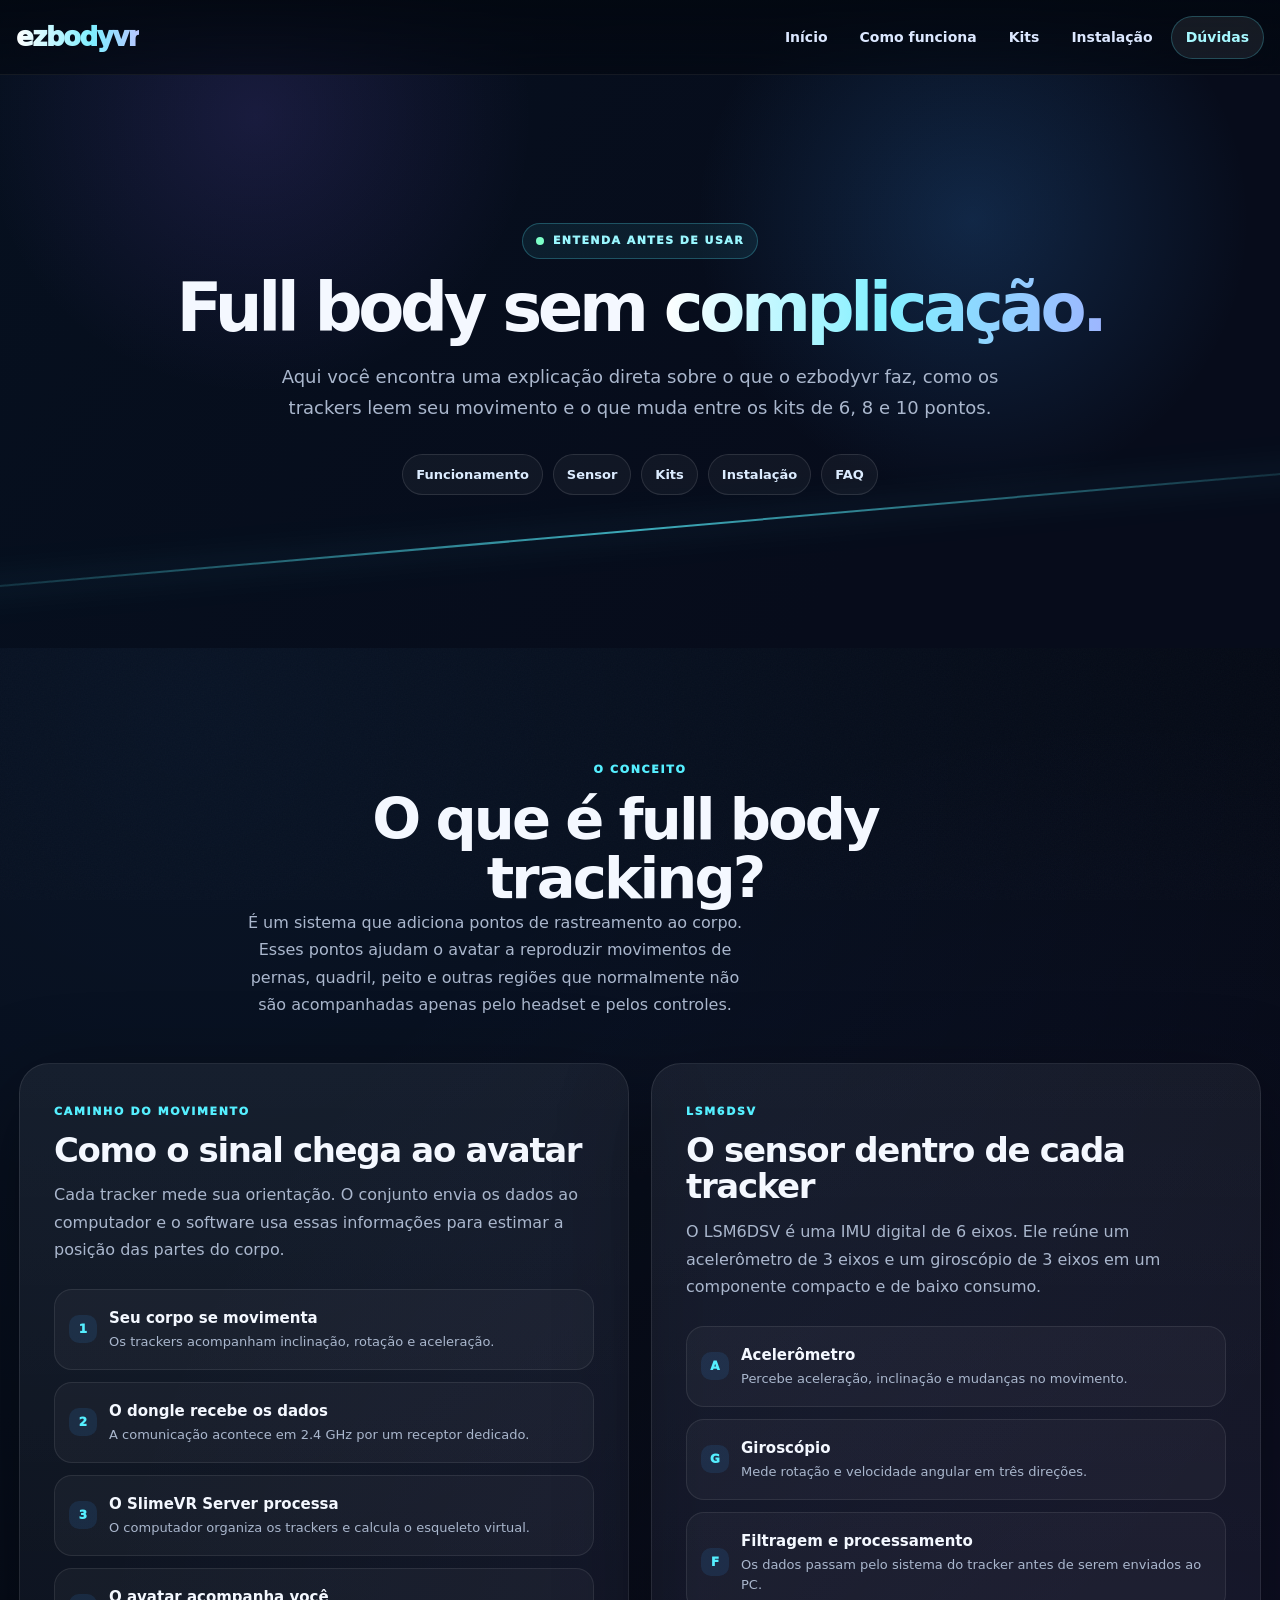
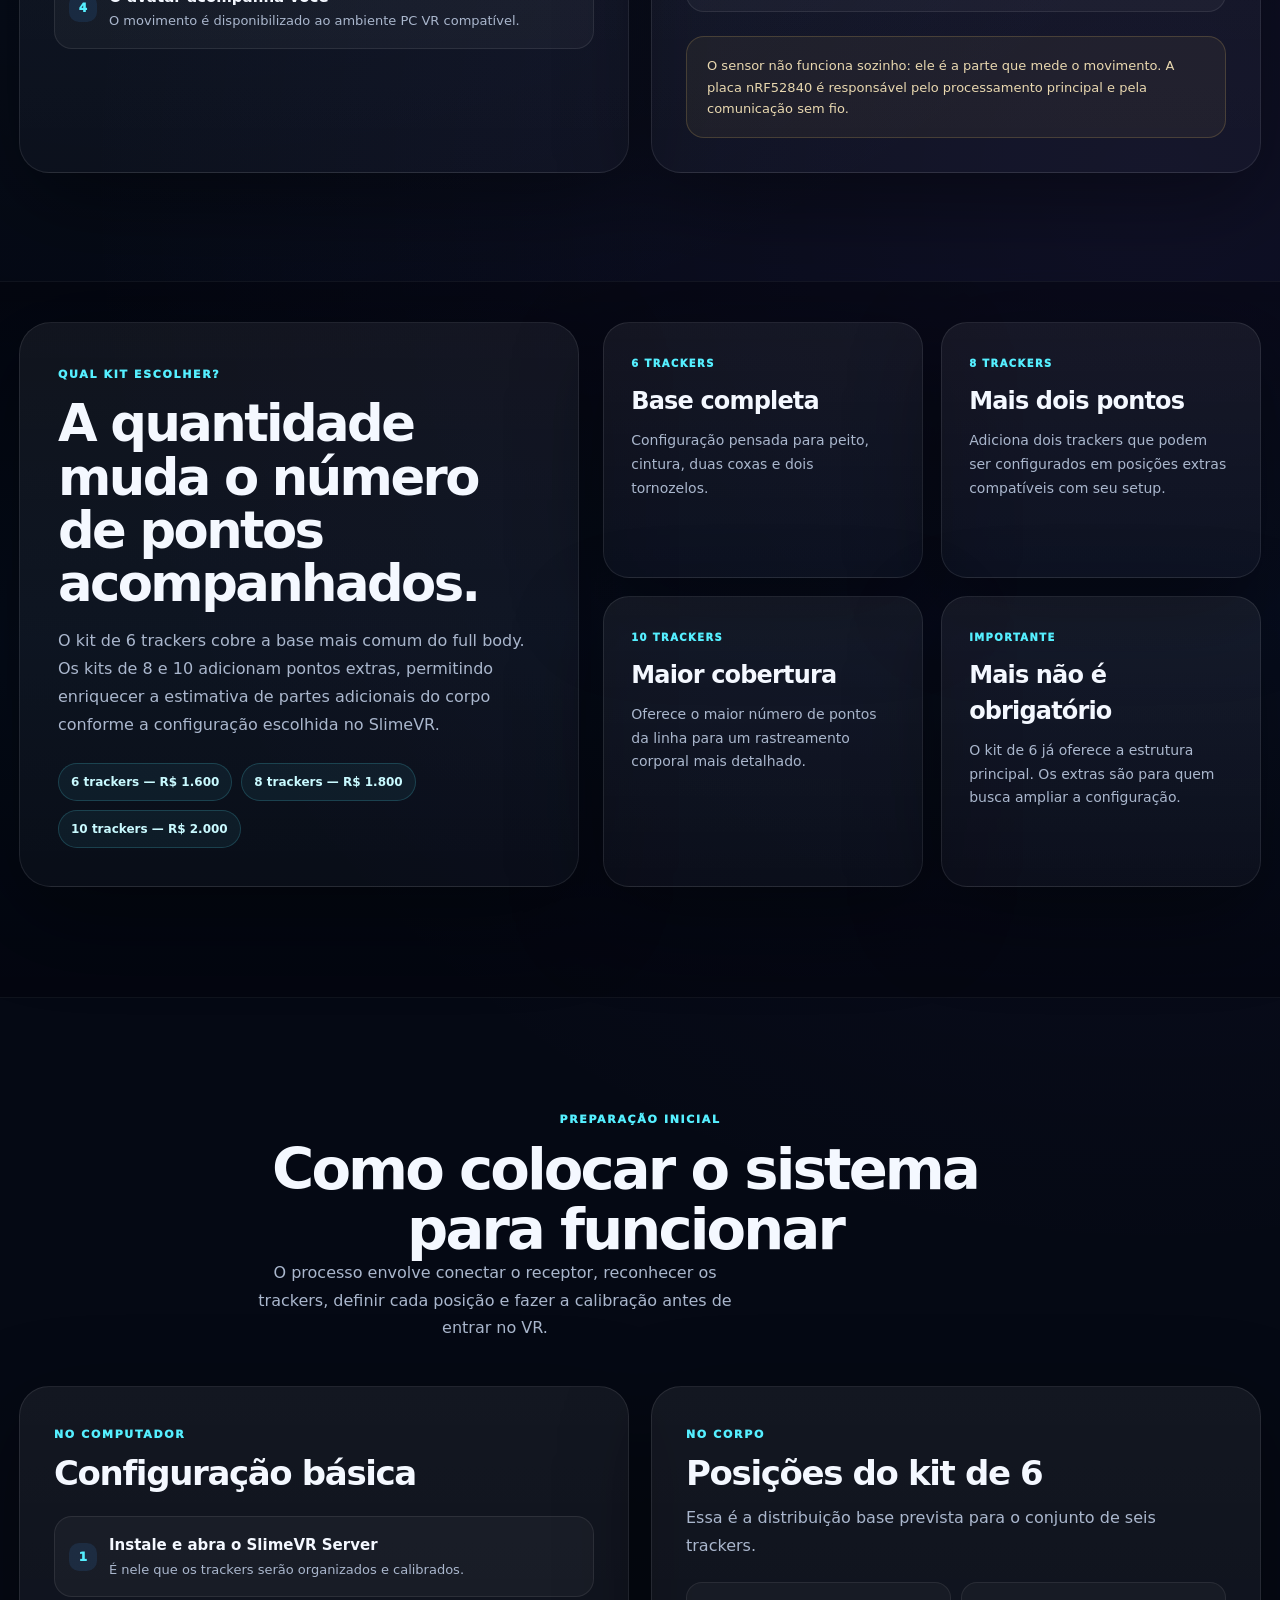
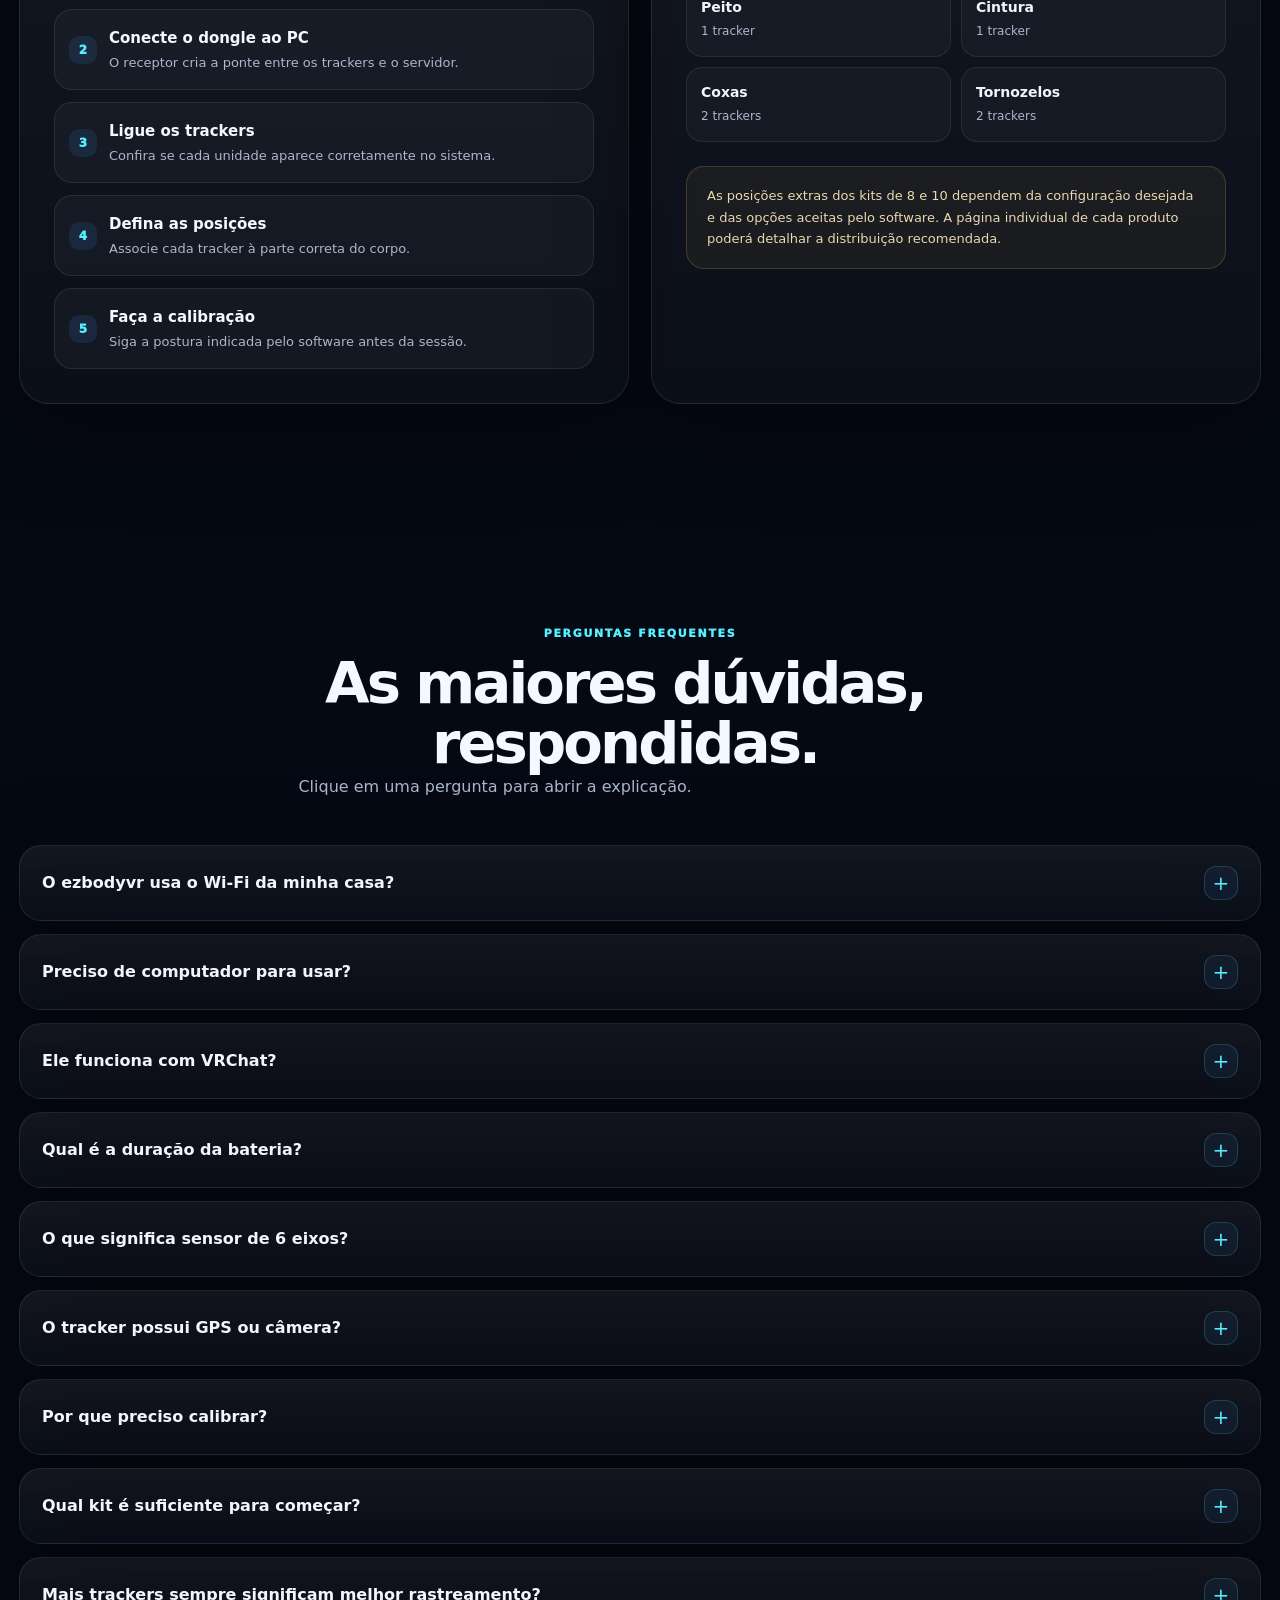
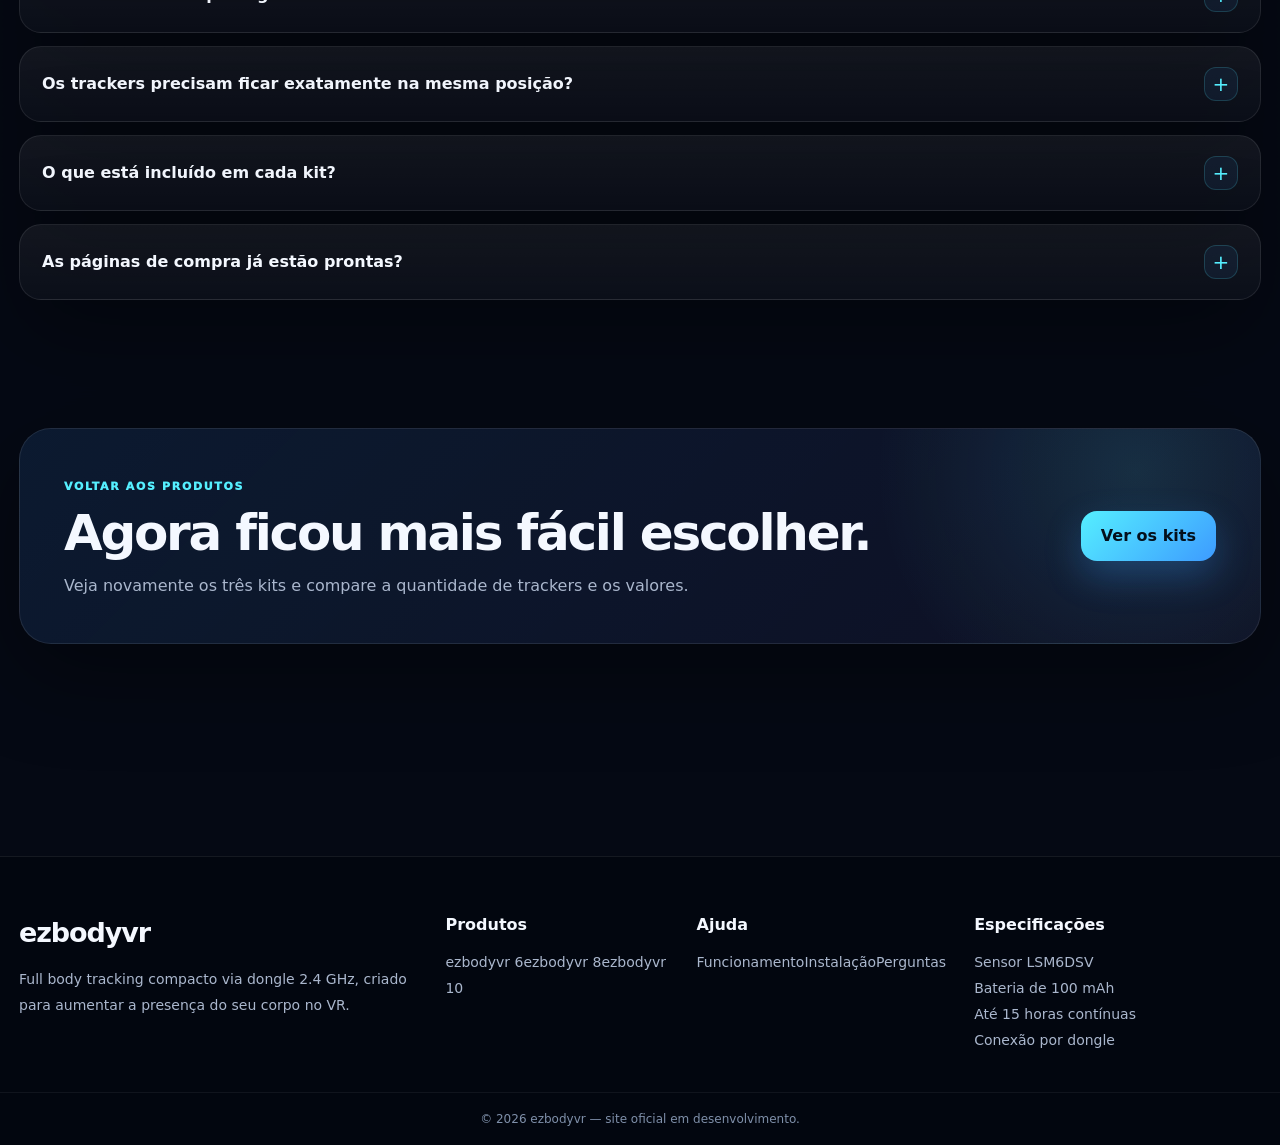
<file: duvidas.html>
<!DOCTYPE html>
<html lang="pt-BR">
<head>
  <meta charset="UTF-8">
  <meta name="viewport" content="width=device-width, initial-scale=1.0">
  <meta name="description" content="Entenda como funciona o full body tracking ezbodyvr, seus kits, sensor LSM6DSV, bateria, dongle e configuração.">
  <meta name="theme-color" content="#050914">
  <title>Dúvidas | ezbodyvr</title>
  <link rel="stylesheet" href="styles.css">
</head>
<body>
  <div class="intro" aria-hidden="true">
    <div class="intro-logo">ezbodyvr<span>central de dúvidas</span></div>
  </div>
  <div class="noise" aria-hidden="true"></div>

  <div class="mobile-overlay" data-mobile-overlay></div>
  <aside class="mobile-menu" data-mobile-menu aria-label="Menu para celular">
    <div class="mobile-menu-top">
      <a class="brand" href="index.html">ezbodyvr</a>
      <button class="mobile-close" data-menu-close aria-label="Fechar menu">×</button>
    </div>
    <nav class="mobile-links">
      <a href="index.html">Início</a>
      <a href="#entenda">Como funciona</a>
      <a href="#kits">Kits</a>
      <a href="#instalacao">Instalação</a>
      <a href="#faq">Perguntas frequentes</a>
    </nav>
  </aside>

  <header class="site-header">
    <div class="navbar">
      <button class="menu-button" data-menu-open aria-label="Abrir menu" aria-expanded="false"><span></span><span></span><span></span></button>
      <a class="brand" href="index.html">ezbodyvr</a>
      <nav class="nav-links" aria-label="Navegação principal">
        <a href="index.html">Início</a>
        <a href="#entenda">Como funciona</a>
        <a href="#kits">Kits</a>
        <a href="#instalacao">Instalação</a>
        <a class="nav-cta active" href="#faq">Dúvidas</a>
      </nav>
    </div>
  </header>

  <main class="page-hero">
    <div class="page-hero-inner reveal">
      <span class="eyebrow">entenda antes de usar</span>
      <h1>Full body sem <span class="gradient-text">complicação.</span></h1>
      <p>Aqui você encontra uma explicação direta sobre o que o ezbodyvr faz, como os trackers leem seu movimento e o que muda entre os kits de 6, 8 e 10 pontos.</p>
      <nav class="quick-nav" aria-label="Atalhos da central de dúvidas">
        <a href="#entenda">Funcionamento</a>
        <a href="#sensor">Sensor</a>
        <a href="#kits">Kits</a>
        <a href="#instalacao">Instalação</a>
        <a href="#faq">FAQ</a>
      </nav>
    </div>
  </main>

  <section class="section" id="entenda">
    <div class="section-heading center reveal">
      <span class="kicker">o conceito</span>
      <h2>O que é full body tracking?</h2>
      <p>É um sistema que adiciona pontos de rastreamento ao corpo. Esses pontos ajudam o avatar a reproduzir movimentos de pernas, quadril, peito e outras regiões que normalmente não são acompanhadas apenas pelo headset e pelos controles.</p>
    </div>

    <div class="explain-layout">
      <article class="explain-card reveal">
        <span class="kicker">caminho do movimento</span>
        <h2>Como o sinal chega ao avatar</h2>
        <p>Cada tracker mede sua orientação. O conjunto envia os dados ao computador e o software usa essas informações para estimar a posição das partes do corpo.</p>
        <div class="signal-flow">
          <div class="signal-node" data-step="1"><strong>Seu corpo se movimenta</strong><span>Os trackers acompanham inclinação, rotação e aceleração.</span></div>
          <div class="signal-node" data-step="2"><strong>O dongle recebe os dados</strong><span>A comunicação acontece em 2.4 GHz por um receptor dedicado.</span></div>
          <div class="signal-node" data-step="3"><strong>O SlimeVR Server processa</strong><span>O computador organiza os trackers e calcula o esqueleto virtual.</span></div>
          <div class="signal-node" data-step="4"><strong>O avatar acompanha você</strong><span>O movimento é disponibilizado ao ambiente PC VR compatível.</span></div>
        </div>
      </article>

      <article class="explain-card reveal" id="sensor">
        <span class="kicker">lsm6dsv</span>
        <h2>O sensor dentro de cada tracker</h2>
        <p>O LSM6DSV é uma IMU digital de 6 eixos. Ele reúne um acelerômetro de 3 eixos e um giroscópio de 3 eixos em um componente compacto e de baixo consumo.</p>
        <div class="signal-flow">
          <div class="signal-node" data-step="A"><strong>Acelerômetro</strong><span>Percebe aceleração, inclinação e mudanças no movimento.</span></div>
          <div class="signal-node" data-step="G"><strong>Giroscópio</strong><span>Mede rotação e velocidade angular em três direções.</span></div>
          <div class="signal-node" data-step="F"><strong>Filtragem e processamento</strong><span>Os dados passam pelo sistema do tracker antes de serem enviados ao PC.</span></div>
        </div>
        <div class="notice">O sensor não funciona sozinho: ele é a parte que mede o movimento. A placa nRF52840 é responsável pelo processamento principal e pela comunicação sem fio.</div>
      </article>
    </div>
  </section>

  <section class="tech-section" id="kits">
    <div class="tech-layout">
      <article class="tech-intro reveal">
        <span class="kicker">qual kit escolher?</span>
        <h2>A quantidade muda o número de pontos acompanhados.</h2>
        <p>O kit de 6 trackers cobre a base mais comum do full body. Os kits de 8 e 10 adicionam pontos extras, permitindo enriquecer a estimativa de partes adicionais do corpo conforme a configuração escolhida no SlimeVR.</p>
        <div class="tech-badge-row">
          <span class="tech-badge">6 trackers — R$ 1.600</span>
          <span class="tech-badge">8 trackers — R$ 1.800</span>
          <span class="tech-badge">10 trackers — R$ 2.000</span>
        </div>
      </article>

      <div class="tech-grid">
        <article class="reveal"><small>6 trackers</small><h3>Base completa</h3><p>Configuração pensada para peito, cintura, duas coxas e dois tornozelos.</p></article>
        <article class="reveal"><small>8 trackers</small><h3>Mais dois pontos</h3><p>Adiciona dois trackers que podem ser configurados em posições extras compatíveis com seu setup.</p></article>
        <article class="reveal"><small>10 trackers</small><h3>Maior cobertura</h3><p>Oferece o maior número de pontos da linha para um rastreamento corporal mais detalhado.</p></article>
        <article class="reveal"><small>importante</small><h3>Mais não é obrigatório</h3><p>O kit de 6 já oferece a estrutura principal. Os extras são para quem busca ampliar a configuração.</p></article>
      </div>
    </div>
  </section>

  <section class="section" id="instalacao">
    <div class="section-heading center reveal">
      <span class="kicker">preparação inicial</span>
      <h2>Como colocar o sistema para funcionar</h2>
      <p>O processo envolve conectar o receptor, reconhecer os trackers, definir cada posição e fazer a calibração antes de entrar no VR.</p>
    </div>

    <div class="explain-layout">
      <article class="steps-card reveal">
        <span class="kicker">no computador</span>
        <h2>Configuração básica</h2>
        <div class="signal-flow">
          <div class="signal-node" data-step="1"><strong>Instale e abra o SlimeVR Server</strong><span>É nele que os trackers serão organizados e calibrados.</span></div>
          <div class="signal-node" data-step="2"><strong>Conecte o dongle ao PC</strong><span>O receptor cria a ponte entre os trackers e o servidor.</span></div>
          <div class="signal-node" data-step="3"><strong>Ligue os trackers</strong><span>Confira se cada unidade aparece corretamente no sistema.</span></div>
          <div class="signal-node" data-step="4"><strong>Defina as posições</strong><span>Associe cada tracker à parte correta do corpo.</span></div>
          <div class="signal-node" data-step="5"><strong>Faça a calibração</strong><span>Siga a postura indicada pelo software antes da sessão.</span></div>
        </div>
      </article>

      <article class="steps-card reveal">
        <span class="kicker">no corpo</span>
        <h2>Posições do kit de 6</h2>
        <p>Essa é a distribuição base prevista para o conjunto de seis trackers.</p>
        <div class="position-list">
          <div><strong>Peito</strong><span>1 tracker</span></div>
          <div><strong>Cintura</strong><span>1 tracker</span></div>
          <div><strong>Coxas</strong><span>2 trackers</span></div>
          <div><strong>Tornozelos</strong><span>2 trackers</span></div>
        </div>
        <div class="notice">As posições extras dos kits de 8 e 10 dependem da configuração desejada e das opções aceitas pelo software. A página individual de cada produto poderá detalhar a distribuição recomendada.</div>
      </article>
    </div>
  </section>

  <section class="section" id="faq">
    <div class="section-heading center reveal">
      <span class="kicker">perguntas frequentes</span>
      <h2>As maiores dúvidas, respondidas.</h2>
      <p>Clique em uma pergunta para abrir a explicação.</p>
    </div>

    <div class="faq-list">
      <article class="faq-card reveal">
        <button class="faq-question" aria-expanded="false"><strong>O ezbodyvr usa o Wi‑Fi da minha casa?</strong><span class="faq-plus">+</span></button>
        <div class="faq-answer"><div class="faq-answer-inner">Não como meio principal de comunicação dos trackers. Eles enviam os dados para um dongle dedicado conectado ao computador, usando comunicação de 2.4 GHz. Isso separa o rastreamento do tráfego normal da rede Wi‑Fi.</div></div>
      </article>

      <article class="faq-card reveal">
        <button class="faq-question" aria-expanded="false"><strong>Preciso de computador para usar?</strong><span class="faq-plus">+</span></button>
        <div class="faq-answer"><div class="faq-answer-inner">O sistema foi planejado para trabalhar com o dongle conectado ao computador e com o SlimeVR Server. O uso em modos totalmente independentes do PC depende do aplicativo e não deve ser presumido como compatível.</div></div>
      </article>

      <article class="faq-card reveal">
        <button class="faq-question" aria-expanded="false"><strong>Ele funciona com VRChat?</strong><span class="faq-plus">+</span></button>
        <div class="faq-answer"><div class="faq-answer-inner">A proposta é usar o rastreamento por meio do SlimeVR Server em um ambiente PC VR compatível, como o VRChat executado no computador. O headset e a forma de conexão ao PC fazem parte do restante do seu setup de VR.</div></div>
      </article>

      <article class="faq-card reveal">
        <button class="faq-question" aria-expanded="false"><strong>Qual é a duração da bateria?</strong><span class="faq-plus">+</span></button>
        <div class="faq-answer"><div class="faq-answer-inner">Cada tracker usa uma bateria LiPo de 100 mAh e foi especificado para até 15 horas de funcionamento contínuo. A duração real pode variar com uso, estado da bateria e condições de operação.</div></div>
      </article>

      <article class="faq-card reveal">
        <button class="faq-question" aria-expanded="false"><strong>O que significa sensor de 6 eixos?</strong><span class="faq-plus">+</span></button>
        <div class="faq-answer"><div class="faq-answer-inner">Significa que o LSM6DSV combina três eixos de acelerômetro com três eixos de giroscópio. Juntos, eles fornecem dados sobre aceleração, inclinação e rotação do tracker.</div></div>
      </article>

      <article class="faq-card reveal">
        <button class="faq-question" aria-expanded="false"><strong>O tracker possui GPS ou câmera?</strong><span class="faq-plus">+</span></button>
        <div class="faq-answer"><div class="faq-answer-inner">Não. O rastreamento é inercial: ele usa sensores internos de movimento e orientação. O sistema não depende de câmera no tracker e não utiliza GPS para acompanhar seu corpo.</div></div>
      </article>

      <article class="faq-card reveal">
        <button class="faq-question" aria-expanded="false"><strong>Por que preciso calibrar?</strong><span class="faq-plus">+</span></button>
        <div class="faq-answer"><div class="faq-answer-inner">A calibração informa ao sistema como os trackers estão orientados no seu corpo naquele momento. Isso ajuda o software a relacionar corretamente cada sensor com a posição do esqueleto virtual.</div></div>
      </article>

      <article class="faq-card reveal">
        <button class="faq-question" aria-expanded="false"><strong>Qual kit é suficiente para começar?</strong><span class="faq-plus">+</span></button>
        <div class="faq-answer"><div class="faq-answer-inner">O kit com 6 trackers é a base principal da linha e cobre peito, cintura, coxas e tornozelos. Os kits com 8 ou 10 trackers são indicados para quem deseja adicionar pontos extras ao corpo.</div></div>
      </article>

      <article class="faq-card reveal">
        <button class="faq-question" aria-expanded="false"><strong>Mais trackers sempre significam melhor rastreamento?</strong><span class="faq-plus">+</span></button>
        <div class="faq-answer"><div class="faq-answer-inner">Eles oferecem mais pontos de informação, mas o resultado também depende da colocação correta, calibração, configuração do esqueleto e uso do software. Um kit de 6 bem configurado já forma uma base completa.</div></div>
      </article>

      <article class="faq-card reveal">
        <button class="faq-question" aria-expanded="false"><strong>Os trackers precisam ficar exatamente na mesma posição?</strong><span class="faq-plus">+</span></button>
        <div class="faq-answer"><div class="faq-answer-inner">Eles devem permanecer firmes e associados à parte correta do corpo. Mudanças grandes na orientação ou no encaixe podem exigir nova calibração para manter uma leitura coerente.</div></div>
      </article>

      <article class="faq-card reveal">
        <button class="faq-question" aria-expanded="false"><strong>O que está incluído em cada kit?</strong><span class="faq-plus">+</span></button>
        <div class="faq-answer"><div class="faq-answer-inner">A quantidade de trackers é a indicada no nome do produto. A relação final de dongle, tiras, cabos e demais acessórios deverá ser confirmada na página individual de cada kit antes da abertura das vendas.</div></div>
      </article>

      <article class="faq-card reveal">
        <button class="faq-question" aria-expanded="false"><strong>As páginas de compra já estão prontas?</strong><span class="faq-plus">+</span></button>
        <div class="faq-answer"><div class="faq-answer-inner">Ainda não. A página inicial já deixa os cards preparados para apontar para as páginas individuais de 6, 8 e 10 trackers assim que elas forem criadas.</div></div>
      </article>
    </div>
  </section>

  <section class="section lower-cta reveal">
    <div class="cta-card">
      <div>
        <span class="kicker">voltar aos produtos</span>
        <h2>Agora ficou mais fácil escolher.</h2>
        <p>Veja novamente os três kits e compare a quantidade de trackers e os valores.</p>
      </div>
      <a class="primary-button" href="index.html#produtos">Ver os kits</a>
    </div>
  </section>

  <footer class="site-footer">
    <div class="footer-grid">
      <div><h3>ezbodyvr</h3><p>Full body tracking compacto via dongle 2.4 GHz, criado para aumentar a presença do seu corpo no VR.</p></div>
      <div><h4>Produtos</h4><a href="index.html#produtos">ezbodyvr 6</a><a href="index.html#produtos">ezbodyvr 8</a><a href="index.html#produtos">ezbodyvr 10</a></div>
      <div><h4>Ajuda</h4><a href="#entenda">Funcionamento</a><a href="#instalacao">Instalação</a><a href="#faq">Perguntas</a></div>
      <div><h4>Especificações</h4><p>Sensor LSM6DSV</p><p>Bateria de 100 mAh</p><p>Até 15 horas contínuas</p><p>Conexão por dongle</p></div>
    </div>
    <div class="footer-copy">© 2026 ezbodyvr — site oficial em desenvolvimento.</div>
  </footer>

  <script src="script.js"></script>
</body>
</html>
</file>
<file: styles.css>
:root {
  --bg: #050914;
  --bg-deep: #02050c;
  --surface: rgba(255, 255, 255, 0.055);
  --surface-strong: rgba(9, 18, 35, 0.88);
  --text: #f4f8ff;
  --muted: #aab7cd;
  --blue: #3d9bff;
  --cyan: #55efff;
  --purple: #8a67ff;
  --green: #7dffc8;
  --line: rgba(255, 255, 255, 0.11);
  --line-cyan: rgba(85, 239, 255, 0.25);
  --shadow: 0 28px 90px rgba(0, 0, 0, 0.42);
  --radius-xl: 36px;
  --radius-lg: 28px;
  --radius-md: 20px;
  --max: 1280px;
}

* {
  box-sizing: border-box;
  margin: 0;
  padding: 0;
}

html {
  scroll-behavior: smooth;
  color-scheme: dark;
  overflow-x: hidden;
}

/* Esconde a intro se a classe skip-intro estiver presente */
html.skip-intro .intro {
  display: none !important;
  animation: none !important;
}

body {
  min-width: 320px;
  overflow-x: hidden;
  background:
    radial-gradient(circle at 15% 12%, rgba(61, 155, 255, 0.08), transparent 24%),
    radial-gradient(circle at 90% 30%, rgba(138, 103, 255, 0.08), transparent 25%),
    var(--bg);
  color: var(--text);
  font-family: Inter, ui-sans-serif, system-ui, -apple-system, BlinkMacSystemFont, "Segoe UI", sans-serif;
  line-height: 1.5;
}

body.menu-open {
  overflow: hidden;
}

button,
a {
  font: inherit;
}

a {
  color: inherit;
  text-decoration: none;
}

button {
  color: inherit;
}

img,
svg {
  display: block;
  max-width: 100%;
}

::selection {
  background: rgba(85, 239, 255, 0.24);
  color: #fff;
}

.noise {
  position: fixed;
  inset: 0;
  z-index: 2;
  pointer-events: none;
  opacity: 0.035;
  background-image: url("data:image/svg+xml,%3Csvg xmlns='http://www.w3.org/2000/svg' width='160' height='160'%3E%3Cfilter id='n'%3E%3CfeTurbulence type='fractalNoise' baseFrequency='.72' numOctaves='2'/%3E%3C/filter%3E%3Crect width='160' height='160' filter='url(%23n)' opacity='.75'/%3E%3C/svg%3E");
}

.intro {
  position: fixed;
  inset: 0;
  z-index: 9999;
  display: grid;
  place-items: center;
  overflow: hidden;
  background: #050914;
  animation: intro-out 0.72s ease 1.72s forwards;
}

.intro::before {
  content: "";
  position: absolute;
  inset: 0;
  background:
    radial-gradient(circle at 50% 45%, rgba(85, 239, 255, 0.17), transparent 31%),
    linear-gradient(135deg, #061325, #050914 62%);
}

.intro::after {
  content: "";
  position: absolute;
  left: -20%;
  right: -20%;
  top: 50%;
  height: 2px;
  background: linear-gradient(90deg, transparent, var(--cyan), transparent);
  box-shadow: 0 0 35px var(--cyan);
  animation: scan 1.35s ease-in-out forwards;
}

.intro-logo {
  position: relative;
  z-index: 2;
  font-size: clamp(42px, 7vw, 84px);
  font-weight: 950;
  letter-spacing: -0.075em;
  text-transform: lowercase;
  background: linear-gradient(90deg, #fff, #83f4ff, #9db5ff);
  -webkit-background-clip: text;
  background-clip: text;
  color: transparent;
  filter: drop-shadow(0 0 28px rgba(85, 239, 255, 0.2));
}

.intro-logo span {
  display: block;
  margin-top: 10px;
  text-align: center;
  font-size: 11px;
  font-weight: 800;
  letter-spacing: 0.28em;
  text-transform: uppercase;
  color: var(--muted);
  -webkit-text-fill-color: var(--muted);
}

@keyframes scan {
  0% { transform: translateY(-48vh); opacity: 0; }
  18% { opacity: 1; }
  100% { transform: translateY(48vh); opacity: 0; }
}

@keyframes intro-out {
  to { opacity: 0; visibility: hidden; }
}

@keyframes float-soft {
  0%, 100% { transform: translateY(0); }
  50% { transform: translateY(-10px); }
}

@keyframes pulse-dot {
  0%, 100% { box-shadow: 0 0 0 0 rgba(125, 255, 200, 0.26); }
  50% { box-shadow: 0 0 0 9px rgba(125, 255, 200, 0); }
}

.site-header {
  position: fixed;
  top: 0;
  left: 0;
  right: 0;
  z-index: 1000;
  background: linear-gradient(180deg, rgba(3, 8, 17, 0.93), rgba(3, 8, 17, 0.64));
  backdrop-filter: blur(22px);
  border-bottom: 1px solid rgba(255, 255, 255, 0.07);
}

.navbar {
  width: min(calc(100% - 32px), var(--max));
  min-height: 74px;
  margin: 0 auto;
  display: flex;
  align-items: center;
  justify-content: space-between;
  gap: 24px;
}

.brand {
  position: relative;
  z-index: 3;
  font-size: 26px;
  font-weight: 950;
  letter-spacing: -0.055em;
  text-transform: lowercase;
  background: linear-gradient(90deg, #fff, #7eeeff 62%, #b7c6ff);
  -webkit-background-clip: text;
  background-clip: text;
  color: transparent;
}

.nav-links {
  display: flex;
  align-items: center;
  gap: 4px;
}

.nav-links a {
  padding: 10px 14px;
  border-radius: 999px;
  color: #dce8ff;
  font-size: 14px;
  font-weight: 800;
  transition: 0.22s ease;
}

.nav-links a:hover,
.nav-links a.active {
  background: rgba(255, 255, 255, 0.075);
  color: #fff;
}

.nav-cta {
  display: inline-flex;
  align-items: center;
  gap: 8px;
  padding: 10px 15px;
  border: 1px solid rgba(85, 239, 255, 0.24);
  background: rgba(85, 239, 255, 0.08);
  color: #a7f8ff !important;
}

.menu-button {
  display: none;
  width: 46px;
  height: 46px;
  border: 1px solid rgba(255, 255, 255, 0.1);
  border-radius: 15px;
  background: rgba(255, 255, 255, 0.045);
  cursor: pointer;
}

.menu-button span {
  display: block;
  width: 24px;
  height: 2px;
  margin: 5px auto;
  border-radius: 10px;
  background: #fff;
}

.mobile-overlay,
.mobile-menu {
  display: none;
}

main,
section,
footer {
  position: relative;
  z-index: 3;
}

.hero {
  min-height: 0;
  padding-top: 74px;
  overflow: hidden;
  background: #050914;
}

.hero-shell {
  position: relative;
  z-index: 2;
  width: 100%;
  margin: 0 auto;
}

.hero-slider {
  position: relative;
  width: 100%;
  overflow: hidden;
  border-bottom: 1px solid rgba(255, 255, 255, 0.08);
  background: #070d1a;
}

.hero-slide {
  position: relative;
  display: none;
  min-height: clamp(600px, calc(100vh - 74px), 760px);
  overflow: hidden;
  isolation: isolate;
}

.hero-slide.active {
  display: block;
  animation: slide-in 0.62s cubic-bezier(0.18, 0.78, 0.18, 1);
}

.hero-slide::before,
.hero-slide::after {
  content: "";
  position: absolute;
  pointer-events: none;
}

.hero-slide::before {
  inset: 0;
  z-index: -3;
  background:
    repeating-radial-gradient(circle at 78% 45%, transparent 0 42px, rgba(255,255,255,.026) 43px 44px),
    linear-gradient(115deg, rgba(5, 11, 24, 0.96), rgba(8, 21, 40, 0.9) 56%, rgba(7, 10, 24, 0.98));
}

.hero-slide::after {
  inset: 0;
  z-index: -2;
  background:
    radial-gradient(circle at 18% 62%, rgba(85, 239, 255, 0.17), transparent 28%),
    radial-gradient(circle at 88% 16%, rgba(138, 103, 255, 0.17), transparent 27%),
    linear-gradient(90deg, rgba(2, 7, 16, 0.14), transparent 40%, rgba(2, 7, 16, 0.15));
}

.hero-slide-tracker::after {
  background:
    radial-gradient(circle at 77% 48%, rgba(85, 239, 255, 0.2), transparent 30%),
    radial-gradient(circle at 10% 12%, rgba(61, 155, 255, 0.16), transparent 24%),
    linear-gradient(110deg, rgba(2, 7, 16, 0.1), transparent 50%, rgba(2, 7, 16, 0.24));
}

.hero-slide-brasil::after {
  background:
    radial-gradient(circle at 78% 60%, rgba(138, 103, 255, 0.22), transparent 31%),
    radial-gradient(circle at 28% 18%, rgba(61, 155, 255, 0.16), transparent 25%),
    linear-gradient(110deg, rgba(2, 7, 16, 0.1), transparent 48%, rgba(2, 7, 16, 0.22));
}

@keyframes slide-in {
  from { opacity: 0; transform: translateX(14px); }
  to { opacity: 1; transform: translateX(0); }
}

.hero-copy {
  position: absolute;
  z-index: 5;
  top: 50%;
  transform: translateY(-50%);
  width: min(52vw, 760px);
}

.hero-copy-left {
  left: max(7vw, 72px);
}

.hero-copy-discord {
  left: min(38vw, 690px);
  right: max(5vw, 58px);
  width: auto;
  max-width: 780px;
}

.slide-signature {
  display: flex;
  align-items: center;
  gap: 13px;
  margin-bottom: 18px;
}

.slide-signature strong {
  font-size: 29px;
  font-weight: 950;
  letter-spacing: -0.06em;
  background: linear-gradient(90deg, #fff, #7eeeff 65%, #b7c6ff);
  -webkit-background-clip: text;
  background-clip: text;
  color: transparent;
}

.slide-signature span {
  padding-left: 13px;
  border-left: 1px solid rgba(255,255,255,.18);
  color: #9aabc5;
  font-size: 11px;
  font-weight: 900;
  letter-spacing: .16em;
  text-transform: uppercase;
}

.eyebrow {
  display: inline-flex;
  align-items: center;
  gap: 9px;
  padding: 9px 13px;
  border: 1px solid rgba(85, 239, 255, 0.25);
  border-radius: 999px;
  background: rgba(85, 239, 255, 0.08);
  color: #9af7ff;
  font-size: 11px;
  font-weight: 950;
  letter-spacing: 0.13em;
  text-transform: uppercase;
}

.eyebrow::before {
  content: "";
  width: 8px;
  height: 8px;
  border-radius: 50%;
  background: var(--green);
  animation: pulse-dot 1.8s ease infinite;
}

.hero h1,
.page-hero h1 {
  margin-top: 18px;
  font-size: clamp(44px, 5.25vw, 78px);
  line-height: 0.95;
  letter-spacing: -0.065em;
}

.gradient-text {
  background: linear-gradient(90deg, #fff, #82f0ff, #9db6ff);
  -webkit-background-clip: text;
  background-clip: text;
  color: transparent;
  -webkit-text-fill-color: transparent;
}

.hero-description {
  max-width: 690px;
  margin-top: 18px;
  color: #b4c3da;
  font-size: 17px;
  line-height: 1.68;
}

.hero-media {
  position: absolute;
  z-index: 2;
  overflow: hidden;
}

.hero-media::before {
  content: "";
  position: absolute;
  inset: 9%;
  z-index: -1;
  border: 1px dashed rgba(85, 239, 255, 0.16);
  border-radius: 45% 55% 48% 52%;
  background: radial-gradient(circle, rgba(61, 155, 255, 0.1), transparent 62%);
}

.hero-media img {
  position: relative;
  z-index: 2;
  width: 100%;
  height: 100%;
  object-fit: contain;
  filter: drop-shadow(0 34px 38px rgba(0, 0, 0, 0.45));
}

.media-fallback {
  position: absolute;
  left: 50%;
  top: 50%;
  z-index: 1;
  transform: translate(-50%, -50%);
  min-width: 180px;
  padding: 13px 16px;
  border: 1px solid rgba(85, 239, 255, 0.2);
  border-radius: 15px;
  background: rgba(4, 11, 22, 0.68);
  color: #9eb0c9;
  font-size: 11px;
  font-weight: 800;
  letter-spacing: .08em;
  text-align: center;
  text-transform: uppercase;
  backdrop-filter: blur(12px);
}

.media-fallback b {
  color: #d8f9ff;
}

.hero-media.has-image .media-fallback,
.qr-slot.has-image .qr-fallback,
.main-image-slot.has-image .media-fallback,
.thumb-slot.has-image .media-fallback {
  display: none;
}

.hero-character-media {
  left: 0;
  bottom: 0;
  width: min(39vw, 690px);
  height: 100%;
}

.hero-character-media img {
  height: 145%;
  object-fit: contain;
  object-position: center top;
}

.hero-tracker-media {
  top: 7%;
  right: max(5vw, 50px);
  bottom: 6%;
  width: min(45vw, 720px);
}

.hero-tracker-media img {
  object-position: center;
  transform: scale(.92);
}

.hero-brasil-media {
  top: 2%;
  right: 0;
  bottom: 0;
  width: min(50vw, 820px);
}

.hero-brasil-media img {
  object-position: right bottom;
}

.discord-join-card {
  width: min(100%, 560px);
  display: flex;
  align-items: center;
  gap: 18px;
  margin-top: 25px;
  padding: 13px 17px 13px 13px;
  border: 1px solid rgba(138, 103, 255, 0.3);
  border-radius: 24px;
  background: linear-gradient(135deg, rgba(14, 24, 45, 0.88), rgba(18, 15, 43, 0.76));
  box-shadow: 0 20px 55px rgba(0,0,0,.3);
  backdrop-filter: blur(18px);
}

.qr-slot {
  position: relative;
  width: 132px;
  height: 132px;
  flex: none;
  display: grid;
  place-items: center;
  overflow: hidden;
  border: 5px solid rgba(138, 103, 255, 0.62);
  border-radius: 20px;
  background: #fff;
}

.qr-slot img {
  width: 100%;
  height: 100%;
  object-fit: cover;
}

.qr-fallback {
  color: #3e4a68;
  font-size: 11px;
  font-weight: 950;
  letter-spacing: .08em;
  text-transform: uppercase;
}

.discord-join-copy small {
  color: #9db6ff;
  font-size: 10px;
  font-weight: 950;
  letter-spacing: .15em;
  text-transform: uppercase;
}

.discord-join-copy strong {
  display: block;
  margin-top: 5px;
  font-size: 21px;
  letter-spacing: -.03em;
}

.discord-join-copy span {
  display: block;
  margin-top: 4px;
  color: #9fb0ca;
  font-size: 13px;
  line-height: 1.5;
}

.hero-specs {
  display: flex;
  flex-wrap: wrap;
  gap: 10px;
  margin-top: 25px;
}

.hero-specs span {
  padding: 10px 13px;
  border: 1px solid rgba(255,255,255,.11);
  border-radius: 999px;
  background: rgba(255,255,255,.05);
  color: #b8c7dd;
  font-size: 12px;
  font-weight: 700;
  backdrop-filter: blur(12px);
}

.hero-specs b {
  color: #f5f9ff;
}

.hero-store-link {
  display: inline-flex;
  align-items: center;
  gap: 10px;
  margin-top: 25px;
  padding: 11px 15px;
  border: 1px solid rgba(85, 239, 255, 0.2);
  border-radius: 999px;
  background: rgba(85, 239, 255, 0.06);
  color: #c7f9ff;
  font-size: 13px;
  font-weight: 900;
  transition: .22s ease;
}

.hero-store-link:hover {
  transform: translateY(-2px);
  background: rgba(85, 239, 255, 0.1);
}

.hero-store-link span {
  color: var(--cyan);
  font-size: 17px;
}

.primary-button,
.secondary-button {
  display: inline-flex;
  align-items: center;
  justify-content: center;
  min-height: 50px;
  padding: 0 20px;
  border-radius: 16px;
  font-weight: 900;
  transition: 0.22s ease;
}

.primary-button {
  background: linear-gradient(135deg, var(--cyan), var(--blue));
  color: #04101c;
  box-shadow: 0 15px 36px rgba(61, 155, 255, 0.28);
}

.primary-button:hover {
  transform: translateY(-2px);
  box-shadow: 0 19px 42px rgba(61, 155, 255, 0.34);
}

.secondary-button {
  border: 1px solid rgba(255, 255, 255, 0.13);
  background: rgba(255, 255, 255, 0.05);
  color: #eef5ff;
}

.secondary-button:hover {
  background: rgba(255, 255, 255, 0.085);
}

.slider-controls {
  position: absolute;
  inset: 0;
  z-index: 12;
  pointer-events: none;
}

.slider-arrow {
  position: absolute;
  top: 50%;
  width: 44px;
  height: 60px;
  transform: translateY(-50%);
  border: 1px solid rgba(255,255,255,.1);
  border-radius: 15px;
  background: rgba(3, 8, 18, 0.28);
  color: #fff;
  font-size: 35px;
  font-weight: 300;
  line-height: 1;
  cursor: pointer;
  pointer-events: auto;
  backdrop-filter: blur(12px);
  transition: .2s ease;
}

.slider-arrow:hover {
  background: rgba(3, 8, 18, 0.58);
  border-color: rgba(85, 239, 255, .24);
}

.slider-arrow-prev { left: 14px; }
.slider-arrow-next { right: 14px; }

.slider-dots {
  position: absolute;
  left: 50%;
  bottom: 19px;
  display: flex;
  gap: 7px;
  transform: translateX(-50%);
  padding: 8px 10px;
  border-radius: 999px;
  background: rgba(3, 8, 18, .28);
  pointer-events: auto;
  backdrop-filter: blur(12px);
}

.slider-dot {
  width: 8px;
  height: 8px;
  border: 0;
  border-radius: 50%;
  background: rgba(255, 255, 255, 0.32);
  cursor: pointer;
  transition: 0.2s ease;
}

.slider-dot.active {
  width: 25px;
  border-radius: 999px;
  background: var(--cyan);
  box-shadow: 0 0 16px rgba(85, 239, 255, 0.45);
}

.product-placeholder::before {
  content: "";
  position: absolute;
  inset: 9%;
  border: 1px solid rgba(255, 255, 255, 0.055);
  border-radius: 50%;
}
.section {
  width: min(calc(100% - 38px), var(--max));
  margin: 0 auto;
  padding: 108px 0;
}

.section-heading {
  display: flex;
  align-items: end;
  justify-content: space-between;
  gap: 30px;
  margin-bottom: 42px;
}

.section-heading.center {
  display: block;
  max-width: 800px;
  margin: 0 auto 44px;
  text-align: center;
}

.kicker {
  display: inline-block;
  color: var(--cyan);
  font-size: 11px;
  font-weight: 950;
  letter-spacing: 0.15em;
  text-transform: uppercase;
}

.section-heading h2 {
  max-width: 770px;
  margin-top: 10px;
  font-size: clamp(34px, 4.5vw, 58px);
  line-height: 1.03;
  letter-spacing: -0.05em;
}

.section-heading p {
  max-width: 510px;
  color: var(--muted);
  font-size: 16px;
  line-height: 1.72;
}

.products-grid {
  display: grid;
  grid-template-columns: repeat(3, minmax(0, 1fr));
  gap: 20px;
}

.product-card {
  position: relative;
  display: flex;
  flex-direction: column;
  overflow: hidden;
  border: 1px solid rgba(255, 255, 255, 0.1);
  border-radius: 30px;
  background: linear-gradient(180deg, rgba(255, 255, 255, 0.064), rgba(255, 255, 255, 0.03));
  box-shadow: var(--shadow);
  transition: 0.3s cubic-bezier(0.18, 0.78, 0.18, 1);
}

.product-card:hover {
  transform: translateY(-8px);
  border-color: rgba(85, 239, 255, 0.27);
  box-shadow: 0 34px 95px rgba(0, 0, 0, 0.48);
}

.product-placeholder {
  position: relative;
  min-height: 330px;
  display: grid;
  place-items: center;
  overflow: hidden;
  border-bottom: 1px solid rgba(255, 255, 255, 0.08);
  background:
    radial-gradient(circle at 50% 48%, rgba(61, 155, 255, 0.16), transparent 35%),
    linear-gradient(135deg, rgba(85, 239, 255, 0.07), rgba(138, 103, 255, 0.05));
}

.product-placeholder::after {
  content: "";
  position: absolute;
  width: 220px;
  height: 220px;
  border: 1px dashed rgba(85, 239, 255, 0.28);
  border-radius: 38% 62% 55% 45%;
  transform: rotate(18deg);
}

.product-placeholder span {
  position: relative;
  z-index: 2;
  padding: 10px 14px;
  border: 1px solid rgba(255, 255, 255, 0.1);
  border-radius: 999px;
  background: rgba(4, 11, 22, 0.72);
  color: #bdefff;
  font-size: 10px;
  font-weight: 950;
  letter-spacing: 0.13em;
  text-transform: uppercase;
}

.product-placeholder img {
  width: 100%;
  height: 100%;
  object-fit: cover;
  position: absolute;
  inset: 0;
  z-index: 1;
}

.product-placeholder.has-image::after,
.product-placeholder.has-image::before,
.product-placeholder.has-image span {
  display: none;
}

.product-info {
  flex: 1;
  display: flex;
  flex-direction: column;
  padding: 25px;
}

.product-topline {
  display: flex;
  align-items: center;
  justify-content: space-between;
  gap: 15px;
}

.product-topline small {
  color: var(--cyan);
  font-size: 10px;
  font-weight: 950;
  letter-spacing: 0.14em;
  text-transform: uppercase;
}

.product-tag {
  padding: 4px 12px;
  border: 1px solid rgba(125, 255, 200, 0.2);
  border-radius: 999px;
  background: rgba(125, 255, 200, 0.08);
  color: var(--green);
  font-size: 10px;
  font-weight: 900;
  white-space: nowrap;
}

.product-details {
  flex: 1;
  display: flex;
  flex-direction: column;
  justify-content: flex-start;
  margin: 15px 0;
}

.product-info h3 {
  margin-top: 0;
  font-size: 28px;
  letter-spacing: -0.04em;
}

.product-info p {
  flex: 1;
  display: grid;
  place-items: center;
  color: var(--muted);
  font-size: 14px;
  line-height: 1.5;
  text-align: center;
  margin: 0;
}

.product-price {
  display: flex;
  align-items: end;
  justify-content: space-between;
  gap: 12px;
  margin-top: auto;
  padding-top: 22px;
}

.product-price strong {
  font-size: 31px;
  letter-spacing: -0.045em;
}

.product-price span {
  color: #cce7ff;
  font-size: 13px;
  font-weight: 850;
}

.product-price span::after {
  content: " →";
  color: var(--cyan);
}

.trust-strip {
  display: grid;
  grid-template-columns: repeat(4, minmax(0, 1fr));
  gap: 14px;
  margin-top: 34px;
}

.trust-item {
  padding: 22px;
  border: 1px solid rgba(255, 255, 255, 0.085);
  border-radius: 22px;
  background: rgba(255, 255, 255, 0.035);
}

.trust-icon {
  width: fit-content;
  max-width: 100%;
  min-width: 43px;
  min-height: 43px;
  display: inline-grid;
  place-items: center;
  margin-bottom: 14px;
  padding: 8px 12px;
  border: 1px solid rgba(85, 239, 255, 0.18);
  border-radius: 14px;
  background: rgba(61, 155, 255, 0.09);
  color: var(--cyan);
  font-weight: 950;
  line-height: 1.2;
  text-align: center;
}

.trust-item h3 {
  font-size: 17px;
}

.trust-item p {
  margin-top: 7px;
  color: var(--muted);
  font-size: 13px;
  line-height: 1.55;
}

.tech-section {
  width: 100%;
  padding: 110px 0;
  background:
    linear-gradient(180deg, transparent, rgba(61, 155, 255, 0.035), transparent),
    rgba(1, 5, 12, 0.38);
  border-top: 1px solid rgba(255, 255, 255, 0.055);
  border-bottom: 1px solid rgba(255, 255, 255, 0.055);
}

.tech-layout {
  width: min(calc(100% - 38px), var(--max));
  margin: 0 auto;
  display: grid;
  grid-template-columns: 0.92fr 1.08fr;
  gap: 24px;
}

.tech-intro,
.tech-grid article,
.cta-card,
.faq-card,
.explain-card,
.steps-card {
  border: 1px solid rgba(255, 255, 255, 0.09);
  background: linear-gradient(180deg, rgba(255, 255, 255, 0.06), rgba(255, 255, 255, 0.028));
  box-shadow: var(--shadow);
}

.tech-intro {
  padding: 38px;
  border-radius: 32px;
}

.tech-intro h2 {
  margin-top: 12px;
  font-size: clamp(34px, 4vw, 54px);
  line-height: 1.04;
  letter-spacing: -0.05em;
}

.tech-intro p {
  margin-top: 17px;
  color: var(--muted);
  line-height: 1.75;
}

.tech-badge-row {
  display: flex;
  flex-wrap: wrap;
  gap: 9px;
  margin-top: 24px;
}

.tech-badge {
  padding: 9px 12px;
  border: 1px solid rgba(85, 239, 255, 0.18);
  border-radius: 999px;
  background: rgba(85, 239, 255, 0.06);
  color: #c9faff;
  font-size: 12px;
  font-weight: 850;
  white-space: nowrap;
}

.tech-grid {
  display: grid;
  grid-template-columns: 1fr 1fr;
  gap: 18px;
}

.tech-grid article {
  padding: 27px;
  border-radius: 26px;
}

.tech-grid small {
  color: var(--cyan);
  font-size: 10px;
  font-weight: 950;
  letter-spacing: 0.14em;
  text-transform: uppercase;
}

.tech-grid h3 {
  margin-top: 9px;
  font-size: 24px;
  letter-spacing: -0.035em;
}

.tech-grid p {
  margin-top: 10px;
  color: var(--muted);
  font-size: 14px;
  line-height: 1.68;
}

.steps {
  display: grid;
  grid-template-columns: repeat(3, minmax(0, 1fr));
  gap: 18px;
}

.step-card {
  position: relative;
  padding: 29px;
  overflow: hidden;
  border: 1px solid rgba(255, 255, 255, 0.09);
  border-radius: 27px;
  background: rgba(255, 255, 255, 0.04);
}

.step-number {
  width: 47px;
  height: 47px;
  display: grid;
  place-items: center;
  border: 1px solid rgba(85, 239, 255, 0.22);
  border-radius: 16px;
  background: rgba(61, 155, 255, 0.1);
  color: var(--cyan);
  font-weight: 950;
}

.step-card h3 {
  margin-top: 18px;
  font-size: 21px;
}

.step-card p {
  margin-top: 9px;
  color: var(--muted);
  font-size: 14px;
  line-height: 1.65;
}

.lower-cta {
  padding-top: 20px;
}

.cta-card {
  position: relative;
  overflow: hidden;
  display: grid;
  grid-template-columns: 1fr auto;
  align-items: center;
  gap: 30px;
  padding: 44px;
  border-radius: 32px;
  background:
    radial-gradient(circle at 90% 20%, rgba(85, 239, 255, 0.13), transparent 23%),
    linear-gradient(135deg, rgba(61, 155, 255, 0.12), rgba(138, 103, 255, 0.07));
}

.cta-card h2 {
  margin-top: 10px;
  font-size: clamp(31px, 4vw, 50px);
  line-height: 1.05;
  letter-spacing: -0.045em;
}

.cta-card p {
  max-width: 720px;
  margin-top: 13px;
  color: var(--muted);
  line-height: 1.7;
}

.site-footer {
  margin-top: 104px;
  border-top: 1px solid rgba(255, 255, 255, 0.075);
  background: rgba(2, 6, 13, 0.62);
}

.footer-grid {
  width: min(calc(100% - 38px), var(--max));
  margin: 0 auto;
  display: grid;
  grid-template-columns: 1.25fr 0.7fr 0.7fr 0.9fr;
  gap: 28px;
  padding: 56px 0 38px;
}

.footer-grid h3,
.footer-grid h4 {
  margin-bottom: 13px;
}

.footer-grid h3 {
  font-size: 27px;
  letter-spacing: -0.04em;
}

.footer-grid p,
.footer-grid a {
  color: var(--muted);
  font-size: 14px;
  line-height: 1.85;
}

.footer-grid a:hover {
  color: #fff;
}

.footer-copy {
  padding: 17px 20px;
  border-top: 1px solid rgba(255, 255, 255, 0.055);
  color: #7f90aa;
  font-size: 12px;
  text-align: center;
}

.reveal {
  opacity: 0;
  transform: translateY(28px);
  transition: 0.72s cubic-bezier(0.18, 0.78, 0.18, 1);
}

.reveal.show {
  opacity: 1;
  transform: translateY(0);
}

/* Página de dúvidas */
.page-hero {
  min-height: 72vh;
  padding: 150px 0 80px;
  display: grid;
  place-items: center;
  overflow: hidden;
  background:
    radial-gradient(circle at 76% 34%, rgba(61, 155, 255, 0.19), transparent 26%),
    radial-gradient(circle at 20% 18%, rgba(138, 103, 255, 0.14), transparent 24%),
    linear-gradient(125deg, #06101f, #070c1b 72%);
}

.page-hero::after {
  content: "";
  position: absolute;
  left: -15%;
  right: -15%;
  bottom: 18%;
  height: 2px;
  background: linear-gradient(90deg, transparent, rgba(85, 239, 255, 0.7), transparent);
  box-shadow: 0 0 32px rgba(85, 239, 255, 0.55);
  transform: rotate(-5deg);
}

.page-hero-inner {
  position: relative;
  z-index: 3;
  width: min(calc(100% - 38px), 960px);
  text-align: center;
}

.page-hero p {
  max-width: 760px;
  margin: 20px auto 0;
  color: var(--muted);
  font-size: 18px;
  line-height: 1.75;
}

.quick-nav {
  display: flex;
  flex-wrap: wrap;
  justify-content: center;
  gap: 10px;
  margin-top: 30px;
}

.quick-nav a {
  padding: 10px 13px;
  border: 1px solid rgba(255, 255, 255, 0.11);
  border-radius: 999px;
  background: rgba(255, 255, 255, 0.045);
  color: #dcecff;
  font-size: 13px;
  font-weight: 800;
}

.explain-layout {
  display: grid;
  grid-template-columns: 1fr 1fr;
  gap: 22px;
}

.explain-card,
.steps-card {
  padding: 34px;
  border-radius: 30px;
}

.explain-card h2,
.steps-card h2 {
  margin-top: 10px;
  font-size: 34px;
  line-height: 1.08;
  letter-spacing: -0.04em;
}

.explain-card > p,
.steps-card > p {
  margin-top: 13px;
  color: var(--muted);
  line-height: 1.72;
}

.signal-flow {
  display: grid;
  gap: 12px;
  margin-top: 25px;
}

.signal-node {
  position: relative;
  padding: 17px 18px 17px 54px;
  border: 1px solid rgba(255, 255, 255, 0.085);
  border-radius: 18px;
  background: rgba(255, 255, 255, 0.035);
}

.signal-node::before {
  content: attr(data-step);
  position: absolute;
  left: 14px;
  top: 50%;
  width: 28px;
  height: 28px;
  display: grid;
  place-items: center;
  transform: translateY(-50%);
  border-radius: 10px;
  background: rgba(61, 155, 255, 0.12);
  color: var(--cyan);
  font-size: 12px;
  font-weight: 950;
}

.signal-node strong {
  display: block;
  font-size: 15px;
}

.signal-node span {
  display: block;
  margin-top: 3px;
  color: var(--muted);
  font-size: 13px;
}

.position-list {
  display: grid;
  grid-template-columns: 1fr 1fr;
  gap: 10px;
  margin-top: 23px;
}

.position-list div {
  padding: 14px;
  border: 1px solid rgba(255, 255, 255, 0.08);
  border-radius: 16px;
  background: rgba(255, 255, 255, 0.032);
}

.position-list strong {
  display: block;
  color: #eef7ff;
  font-size: 14px;
}

.position-list span {
  color: var(--muted);
  font-size: 12px;
}

.faq-list {
  display: grid;
  gap: 13px;
}

.faq-card {
  overflow: hidden;
  border-radius: 22px;
}

.faq-question {
  width: 100%;
  min-height: 74px;
  display: flex;
  align-items: center;
  justify-content: space-between;
  gap: 24px;
  padding: 19px 22px;
  border: 0;
  background: transparent;
  text-align: left;
  cursor: pointer;
}

.faq-question strong {
  font-size: 16px;
}

.faq-plus {
  width: 34px;
  height: 34px;
  flex: none;
  display: grid;
  place-items: center;
  border: 1px solid rgba(85, 239, 255, 0.18);
  border-radius: 12px;
  background: rgba(61, 155, 255, 0.08);
  color: var(--cyan);
  font-size: 20px;
  transition: 0.24s ease;
}

.faq-card.open .faq-plus {
  transform: rotate(45deg);
}

.faq-answer {
  max-height: 0;
  overflow: hidden;
  transition: max-height 0.32s ease;
}

.faq-answer-inner {
  padding: 0 22px 22px;
  color: var(--muted);
  font-size: 14px;
  line-height: 1.75;
}

.notice {
  margin-top: 24px;
  padding: 18px 20px;
  border: 1px solid rgba(255, 205, 105, 0.18);
  border-radius: 18px;
  background: rgba(255, 205, 105, 0.055);
  color: #e9d8b0;
  font-size: 13px;
  line-height: 1.65;
}

@media (max-width: 1080px) {
  .nav-links { display: none; }
  .menu-button { display: block; }

  .mobile-overlay {
    position: fixed;
    inset: 0;
    z-index: 1500;
    display: block;
    visibility: hidden;
    opacity: 0;
    background: rgba(0, 0, 0, 0.62);
    transition: 0.24s ease;
  }

  .mobile-overlay.open {
    visibility: visible;
    opacity: 1;
  }

  .mobile-menu {
    position: fixed;
    top: 0;
    left: 0;
    z-index: 1600;
    width: min(84vw, 370px);
    height: 100vh;
    display: block;
    padding: 22px 18px;
    border-right: 1px solid rgba(255, 255, 255, 0.1);
    background: rgba(4, 9, 18, 0.97);
    backdrop-filter: blur(22px);
    transform: translateX(-105%);
    transition: 0.3s ease;
  }

  .mobile-menu.open { transform: translateX(0); }

  .mobile-menu-top {
    display: flex;
    align-items: center;
    justify-content: space-between;
  }

  .mobile-close {
    width: 42px;
    height: 42px;
    border: 1px solid rgba(255, 255, 255, 0.12);
    border-radius: 14px;
    background: rgba(255, 255, 255, 0.06);
    font-size: 22px;
  }

  .mobile-links {
    display: grid;
    gap: 9px;
    margin-top: 28px;
  }

  .mobile-links a {
    padding: 15px 16px;
    border-radius: 16px;
    background: rgba(255, 255, 255, 0.05);
    font-weight: 850;
  }

  .hero-slide { min-height: 650px; }
  .hero-copy-left { left: 6vw; width: 52vw; }
  .hero-copy-discord { left: 35vw; right: 5vw; }
  .hero-character-media { width: 44vw; }
  .hero-tracker-media { right: 2vw; width: 45vw; }
  .hero-brasil-media { width: 48vw; }
  .hero h1 { font-size: clamp(43px, 5.8vw, 68px); }

  .section-heading {
    display: block;
  }

  .section-heading p {
    margin-top: 15px;
  }

  .products-grid { grid-template-columns: 1fr 1fr; }
  .product-card:last-child { grid-column: 1 / -1; width: calc(50% - 10px); justify-self: center; }
  .trust-strip { grid-template-columns: 1fr 1fr; }
  .tech-layout { grid-template-columns: 1fr; }
  .footer-grid { grid-template-columns: 1.2fr 0.8fr 0.8fr; }
  .footer-grid > div:last-child { grid-column: 1 / -1; }
}

@media (max-width: 760px) {
  .navbar { width: min(calc(100% - 24px), var(--max)); min-height: 66px; }
  .brand { font-size: 23px; }
  .hero { padding-top: 66px; }
  .hero-slide {
    min-height: max(660px, calc(100svh - 66px));
  }
  .hero-slide::before {
    background:
      repeating-radial-gradient(circle at 70% 42%, transparent 0 32px, rgba(255,255,255,.023) 33px 34px),
      linear-gradient(155deg, rgba(5, 11, 24, 0.98), rgba(8, 21, 40, 0.94) 55%, rgba(7, 10, 24, 0.99));
  }
  .hero-copy {
    top: 27px;
    right: 17px;
    bottom: auto;
    left: 17px;
    width: auto;
    max-width: none;
    transform: none;
  }
  .hero-copy-discord {
    left: 33%;
    right: 14px;
  }
  .hero h1,
  .page-hero h1 {
    font-size: clamp(34px, 10.4vw, 50px);
  }
  .hero h1 { margin-top: 13px; line-height: .97; }
  .hero-description,
  .page-hero p { font-size: 14px; line-height: 1.56; }
  .eyebrow { padding: 7px 9px; font-size: 8px; letter-spacing: .1em; }
  .eyebrow::before { width: 6px; height: 6px; }
  .slide-signature { gap: 8px; margin-bottom: 10px; }
  .slide-signature strong { font-size: 20px; }
  .slide-signature span { padding-left: 8px; font-size: 7px; letter-spacing: .11em; }

  .hero-character-media {
    left: -20%;
    bottom: -2%;
    width: 90%;
    height: 79%;
  }
  .hero-character-media img {
    height: 142%;
    object-position: center top;
  }
  .hero-tracker-media {
    top: auto;
    right: -9%;
    bottom: 2%;
    width: 92%;
    height: 55%;
  }
  .hero-brasil-media {
    top: auto;
    right: -8%;
    bottom: 0;
    width: 94%;
    height: 58%;
  }
  .hero-media .media-fallback {
    min-width: 145px;
    padding: 10px;
    font-size: 9px;
  }

  .discord-join-card {
    width: 100%;
    gap: 10px;
    margin-top: 13px;
    padding: 9px;
    border-radius: 18px;
  }
  .qr-slot {
    width: 102px;
    height: 102px;
    border-width: 4px;
    border-radius: 15px;
  }
  .discord-join-copy small { font-size: 7px; }
  .discord-join-copy strong { font-size: 14px; line-height: 1.15; }
  .discord-join-copy span { font-size: 9px; line-height: 1.35; }

  .hero-slide-tracker .hero-copy,
  .hero-slide-brasil .hero-copy {
    right: 20px;
    left: 20px;
    width: auto;
  }
  .hero-slide-tracker .hero-description,
  .hero-slide-brasil .hero-description {
    max-width: 92%;
  }
  .hero-specs {
    gap: 6px;
    margin-top: 14px;
  }
  .hero-specs span {
    padding: 7px 9px;
    font-size: 9px;
  }
  .hero-store-link {
    margin-top: 15px;
    padding: 9px 12px;
    font-size: 11px;
  }
  .slider-arrow {
    width: 34px;
    height: 48px;
    border-radius: 12px;
    font-size: 28px;
  }
  .slider-arrow-prev { left: 7px; }
  .slider-arrow-next { right: 7px; }
  .slider-dots { bottom: 10px; padding: 7px 9px; }

  .section { width: calc(100% - 28px); padding: 82px 0; }
  .section-heading h2 { font-size: clamp(32px, 9vw, 45px); }
  .products-grid { grid-template-columns: 1fr; }
  .product-card:last-child { grid-column: auto; width: 100%; }
  .product-placeholder { min-height: 270px; }
  .trust-strip { grid-template-columns: 1fr; }
  .tech-section { padding: 82px 0; }
  .tech-layout { width: calc(100% - 28px); }
  .tech-intro { padding: 27px; }
  .tech-grid { grid-template-columns: 1fr; }
  .steps { grid-template-columns: 1fr; }
  .cta-card { grid-template-columns: 1fr; padding: 30px; }
  .cta-card .primary-button { width: 100%; }
  .footer-grid { width: calc(100% - 28px); grid-template-columns: 1fr 1fr; }
  .footer-grid > div:first-child, .footer-grid > div:last-child { grid-column: 1 / -1; }

  .page-hero { min-height: auto; padding: 122px 0 68px; }
  .page-hero-inner { width: calc(100% - 28px); }
  .explain-layout { grid-template-columns: 1fr; }
  .explain-card, .steps-card { padding: 25px; }
  .position-list { grid-template-columns: 1fr; }
}

@media (max-width: 460px) {
  .section, .tech-layout, .footer-grid, .page-hero-inner { width: calc(100% - 20px); }
  .hero-slide { min-height: max(640px, calc(100svh - 66px)); }
  .hero-copy-discord { left: 30%; right: 10px; top: 22px; }
  .hero h1 { font-size: clamp(31px, 10vw, 43px); }
  .hero-description { margin-top: 11px; font-size: 12.5px; }
  .discord-join-card { gap: 8px; }
  .qr-slot { width: 92px; height: 92px; }
  .discord-join-copy span { display: none; }
  .hero-character-media { left: -24%; width: 96%; height: 77%; }
  .hero-tracker-media { width: 98%; }
  .hero-brasil-media { width: 102%; }
  .product-info { padding: 21px; }
  .product-price strong { font-size: 27px; }
  .footer-grid { grid-template-columns: 1fr; }
  .footer-grid > div { grid-column: auto !important; }
}

/* Hero slider */
:root {
  --support-strip-height: 36px;
}

.support-strip {
  position: relative;
  z-index: 4;
  min-height: var(--support-strip-height);
  display: flex;
  align-items: center;
  justify-content: center;
  gap: 9px;
  margin-top: 74px;
  padding: 7px 18px;
  border-top: 1px solid rgba(85, 239, 255, 0.12);
  border-bottom: 1px solid rgba(85, 239, 255, 0.18);
  background: linear-gradient(90deg, rgba(61, 155, 255, 0.12), rgba(138, 103, 255, 0.2), rgba(61, 155, 255, 0.12));
  color: #dffbff;
  font-size: 11px;
  font-weight: 800;
  letter-spacing: 0.035em;
  text-align: center;
  transition: background 0.2s ease, color 0.2s ease;
}

.support-strip:hover,
.support-strip:focus-visible {
  background: linear-gradient(90deg, rgba(61, 155, 255, 0.2), rgba(138, 103, 255, 0.3), rgba(61, 155, 255, 0.2));
  color: #fff;
}

.support-strip span {
  width: 7px;
  height: 7px;
  flex: none;
  border-radius: 50%;
  background: var(--green);
  box-shadow: 0 0 13px rgba(125, 255, 200, 0.62);
}

.hero {
  min-height: calc(100svh - 74px - var(--support-strip-height));
  padding-top: 0;
}

.hero-slider {
  touch-action: pan-y;
  user-select: none;
}

.hero-slide {
  height: calc(100svh - 74px - var(--support-strip-height));
  min-height: 620px;
  max-height: none;
}

.hero-slide .hero-copy h1 {
  overflow: visible;
  padding: 0.08em 0.12em 0.14em;
  margin-right: -0.12em;
  margin-left: -0.12em;
  color: #f5f9ff;
  line-height: 1.01;
  text-wrap: balance;
}

.hero-slide .title-plain,
.hero-slide .title-nowrap {
  color: #f5f9ff;
  -webkit-text-fill-color: #f5f9ff;
}

.title-nowrap {
  display: block;
  white-space: nowrap;
}

.hero-slide-tracker .hero-copy h1,
.hero-slide-brasil .hero-copy h1 {
  font-size: clamp(42px, 4.85vw, 72px);
}

.hero-slide-discord .hero-copy {
  left: 48%;
  right: max(6vw, 64px);
  width: auto;
  max-width: 730px;
}

.hero-slide-discord .hero-copy h1 {
  font-size: clamp(42px, 4.7vw, 72px);
}

.hero-character-media {
  left: -12%;
  width: min(70vw, 1100px);
  height: 100%;
}

.hero-character-media img {
  position: absolute;
  top: -2%;
  left: 0;
  width: 100%;
  height: auto;
  max-width: none;
  object-fit: unset;
}

.hero-slide-tracker .hero-copy,
.hero-slide-brasil .hero-copy {
  width: min(45vw, 670px);
}

.hero-tracker-media {
  top: 6%;
  right: 3%;
  bottom: 6%;
  width: min(48vw, 760px);
}

.hero-tracker-media img {
  transform: none;
}

.hero-brasil-media {
  top: 1%;
  right: 1%;
  bottom: 0;
  width: min(49vw, 780px);
}

.discord-join-card {
  width: min(100%, 530px);
}

.qr-slot {
  width: 116px;
  height: 116px;
}

.slider-arrow {
  width: 36px;
  height: 48px;
  border-color: rgba(255, 255, 255, 0.07);
  background: rgba(3, 8, 18, 0.14);
  font-size: 27px;
  opacity: 0.42;
}

.slider-arrow:hover,
.slider-arrow:focus-visible {
  opacity: 1;
}

.slider-arrow-prev {
  left: 10px;
}

.slider-arrow-next {
  right: 10px;
}

.slider-dots {
  bottom: 14px;
  padding: 6px 8px;
  background: rgba(3, 8, 18, 0.18);
}

@media (max-width: 1080px) and (min-width: 761px) {
  .hero-slide-discord .hero-copy {
    left: 44%;
    right: 6%;
  }

  .hero-character-media {
    left: -11%;
    width: 65vw;
  }

  .hero-slide-tracker .hero-copy,
  .hero-slide-brasil .hero-copy {
    left: 5vw;
    width: 48vw;
  }
}

@media (max-width: 760px) {
  :root {
    --support-strip-height: 32px;
  }

  .support-strip {
    min-height: var(--support-strip-height);
    gap: 7px;
    margin-top: 66px;
    padding: 6px 12px;
    font-size: 8px;
    line-height: 1.35;
    letter-spacing: 0.025em;
  }

  .support-strip span {
    width: 6px;
    height: 6px;
  }

  .products-heading.reveal {
    opacity: 1;
    transform: none;
  }

  .hero {
    min-height: 0;
    padding-top: 0;
  }

  .hero-slider {
    height: clamp(520px, 132vw, 570px);
  }

  .hero-slide {
    height: 100%;
    min-height: 0;
  }

  .hero-slide .hero-copy {
    top: 20px;
    bottom: auto;
    width: auto;
    max-width: none;
    transform: none;
  }

  .hero-slide .hero-copy h1 {
    margin-top: 10px;
    margin-right: -0.1em;
    margin-left: -0.1em;
    padding: 0.08em 0.1em 0.14em;
    font-size: clamp(24px, 7vw, 31px);
    line-height: 1.03;
    letter-spacing: -0.06em;
    text-wrap: balance;
  }

  .hero-slide .hero-description {
    max-width: none;
    margin-top: 9px;
    font-size: clamp(9.5px, 2.65vw, 11.5px);
    line-height: 1.42;
  }

  .eyebrow {
    padding: 6px 8px;
    font-size: 7px;
  }

  .hero-slide-discord .hero-copy {
    top: 18px;
    left: 47%;
    right: 12px;
    text-align: center;
  }

  .hero-slide-discord .slide-signature,
  .hero-slide-discord .eyebrow {
    width: fit-content;
    margin-right: auto;
    margin-left: auto;
  }

  .hero-slide-discord .slide-signature {
    margin-bottom: 10px;
  }

  .hero-slide-discord .slide-signature strong {
    font-size: 17px;
  }

  .hero-slide-discord .slide-signature span {
    font-size: 6px;
  }

  .hero-character-media {
    top: 0;
    left: -44%;
    bottom: auto;
    width: 90%;
    height: 100%;
  }

  .hero-character-media img {
    top: 0;
    left: 27%;
    width: 84%;
    height: auto;
  }

  .discord-join-card {
    display: block;
    width: 100%;
    margin-top: 14px;
    padding: 0;
    border: 0;
    background: transparent;
    box-shadow: none;
    backdrop-filter: none;
  }

  .qr-slot {
    width: clamp(90px, 27vw, 112px);
    height: clamp(90px, 27vw, 112px);
    margin: 0 auto;
    border-width: 4px;
    border-radius: 15px;
  }

  .discord-join-copy {
    margin-top: 7px;
    text-align: center;
  }

  .discord-join-copy small {
    font-size: 5.5px;
  }

  .discord-join-copy strong {
    margin-top: 2px;
    font-size: 9px;
  }

  .discord-join-copy span {
    display: none;
  }

  .hero-slide-tracker .hero-copy {
    top: 38px;
    left: 18px;
    right: 18px;
    text-align: center;
  }

  .hero-slide-tracker .hero-copy h1 {
    max-width: 360px;
    margin-right: auto;
    margin-left: auto;
    font-size: clamp(28px, 7.8vw, 34px);
  }

  .hero-slide-tracker .hero-description {
    max-width: 320px;
    margin-right: auto;
    margin-left: auto;
    font-size: clamp(10px, 2.8vw, 12px);
  }

  .hero-slide-tracker .hero-specs {
    display: flex;
    justify-content: center;
    gap: 4px;
    margin-top: 12px;
  }

  .hero-slide-tracker .hero-specs span {
    max-width: 100%;
    padding: 5px 6px;
    font-size: 7px;
    line-height: 1.25;
  }

  .hero-tracker-media {
    top: 235px;
    right: 15%;
    bottom: auto;
    width: 70%;
    height: 280px;
  }

  .hero-tracker-media img {
    position: absolute;
    top: 0;
    right: 0;
    width: 100%;
    height: auto;
    max-width: none;
  }

  .hero-slide-brasil .hero-copy {
    top: 22px;
    left: 24px;
    right: 24px;
    text-align: center;
  }

  .hero-slide-brasil .hero-description {
    max-width: 330px;
    margin-right: auto;
    margin-left: auto;
  }

  .hero-slide-brasil .hero-store-link {
    justify-content: center;
    margin-top: 10px;
    padding: 7px 9px;
    font-size: 8px;
  }

  .hero-brasil-media {
    top: 265px;
    right: auto;
    bottom: auto;
    left: 4%;
    width: 92%;
    height: 305px;
  }

  .hero-brasil-media img {
    position: absolute;
    top: 0;
    left: 0;
    width: 100%;
    height: auto;
    max-width: none;
    object-fit: unset;
  }

  .slider-arrow {
    width: 28px;
    height: 40px;
    border-radius: 10px;
    font-size: 21px;
    opacity: 0.3;
  }

  .slider-arrow-prev {
    left: 4px;
  }

  .slider-arrow-next {
    right: 4px;
  }

  .slider-dots {
    bottom: 8px;
    gap: 6px;
    padding: 5px 7px;
  }

  .slider-dot {
    width: 6px;
    height: 6px;
  }

  .slider-dot.active {
    width: 20px;
  }
}

@media (max-width: 390px) {
  .hero-slide-discord .hero-copy {
    left: 46%;
    right: 9px;
  }

  .hero-slide-tracker .hero-copy {
    left: 14px;
    right: 14px;
  }

  .hero-slide .hero-copy h1 {
    font-size: clamp(22px, 6.8vw, 27px);
  }

  .hero-slide .hero-description {
    font-size: 9px;
  }

  .hero-character-media {
    left: -45%;
    width: 91%;
  }

  .hero-tracker-media {
    right: 14%;
    width: 72%;
  }

  .hero-brasil-media {
    left: 2%;
    width: 96%;
  }
}

@media (prefers-reduced-motion: reduce) {
  *, *::before, *::after {
    scroll-behavior: auto !important;
    animation-duration: 0.01ms !important;
    animation-iteration-count: 1 !important;
    transition-duration: 0.01ms !important;
  }
}

/* ==============================================================
   PÁGINA DE PRODUTO INDIVIDUAL (VENDAS)
   ============================================================== */

.product-page {
  padding-top: 140px;
  padding-bottom: 20px;
  min-height: auto;
}

.kit-view {
  display: none;
  animation: fadeInKit 0.4s ease;
}

.kit-view.active {
  display: block;
}

@keyframes fadeInKit {
  from { opacity: 0; transform: translateY(15px); }
  to { opacity: 1; transform: translateY(0); }
}

.product-layout {
  display: grid;
  grid-template-columns: 1fr 1fr;
  gap: 60px;
  align-items: start;
}

/* Galeria de Imagens */
.product-gallery {
  display: flex;
  flex-direction: column;
  gap: 15px;
}

.main-image-slot {
  position: relative;
  width: 100%;
  aspect-ratio: 1 / 1;
  border: 1px solid rgba(255, 255, 255, 0.09);
  border-radius: 32px;
  background: 
    radial-gradient(circle at 50% 50%, rgba(61, 155, 255, 0.1), transparent 60%),
    linear-gradient(135deg, rgba(85, 239, 255, 0.05), rgba(138, 103, 255, 0.03));
  box-shadow: var(--shadow);
  display: grid;
  place-items: center;
  overflow: hidden;
  transition: z-index 0.3s;
}

.main-image-slot img {
  width: 100%;
  height: 100%;
  object-fit: cover;
  position: relative;
  z-index: 2;
  border-radius: 32px;
  transition: transform 0.3s cubic-bezier(0.16, 1, 0.3, 1), box-shadow 0.3s ease, background 0.3s ease;
}

@media (hover: hover) {
  .main-image-slot:hover {
    overflow: visible;
    z-index: 12;
    background: transparent;
    border-color: transparent;
    box-shadow: none;
  }

  .main-image-slot:hover img {
    object-fit: contain;
    transform: scale(1.05);
    background: transparent;
    box-shadow: 0 20px 50px rgba(0, 0, 0, 0.65);
  }
}

.thumbnails {
  display: grid;
  grid-template-columns: repeat(4, 1fr);
  gap: 15px;
}

.thumb-slot {
  position: relative;
  aspect-ratio: 1 / 1;
  border: 1px solid rgba(255, 255, 255, 0.09);
  border-radius: 20px;
  background: rgba(255, 255, 255, 0.03);
  cursor: pointer;
  display: grid;
  place-items: center;
  overflow: hidden;
  transition: border-color 0.3s ease, transform 0.3s cubic-bezier(0.16, 1, 0.3, 1), box-shadow 0.3s ease;
}

.thumb-slot:hover, .thumb-slot.active {
  border-color: rgba(85, 239, 255, 0.4);
  background: rgba(85, 239, 255, 0.08);
}

.thumb-slot:hover {
  transform: translateY(-4px);
  box-shadow: 0 8px 24px rgba(0, 0, 0, 0.45);
}

.thumb-slot img {
  width: 100%;
  height: 100%;
  object-fit: cover;
  border-radius: 20px;
}

/* Informações do Produto */
.product-buy-info {
  display: flex;
  flex-direction: column;
}

.breadcrumbs {
  color: var(--muted);
  font-size: 13px;
  margin-bottom: 20px;
}

.breadcrumbs a {
  transition: color 0.2s;
}

.breadcrumbs a:hover {
  color: var(--cyan);
}

.breadcrumbs span {
  margin: 0 8px;
  opacity: 0.5;
}

.breadcrumbs strong {
  color: var(--text);
}

.single-page-tag {
  width: fit-content;
  margin-bottom: 15px;
  font-size: 12px;
  padding: 8px 14px;
}

.product-buy-info h1 {
  font-size: clamp(38px, 4vw, 52px);
  line-height: 1.1;
  letter-spacing: -0.04em;
  margin-bottom: 20px;
}

.price-block {
  display: flex;
  align-items: baseline;
  gap: 8px;
  margin-bottom: 25px;
  padding-bottom: 25px;
  border-bottom: 1px solid rgba(255, 255, 255, 0.08);
}

.price-block .currency {
  font-size: 24px;
  color: var(--cyan);
  font-weight: 800;
}

.price-block .amount {
  font-size: 48px;
  font-weight: 950;
  letter-spacing: -0.03em;
  background: linear-gradient(90deg, #fff, #b7c6ff);
  -webkit-background-clip: text;
  background-clip: text;
  color: transparent;
}

.price-block .installments {
  color: var(--muted);
  font-size: 14px;
  margin-left: 10px;
}

.product-description {
  color: #b4c3da;
  font-size: 16px;
  line-height: 1.7;
  margin-bottom: 30px;
}

.specs-list {
  list-style: none;
  display: grid;
  gap: 15px;
  margin-bottom: 40px;
}

.specs-list li {
  display: flex;
  align-items: center;
  gap: 15px;
  color: var(--muted);
  font-size: 14px;
}

.buy-action {
  margin-bottom: 20px;
}

.buy-btn {
  width: 100%;
  height: 65px;
  font-size: 18px;
  border-radius: 20px;
  box-shadow: 0 15px 36px rgba(138, 103, 255, 0.25);
  background: linear-gradient(135deg, #7450fa, var(--blue));
  color: #fff;
}

.buy-btn:hover {
  box-shadow: 0 19px 42px rgba(138, 103, 255, 0.4);
  transform: translateY(-3px);
}

.discord-notice {
  padding: 18px 22px;
  border: 1px solid rgba(138, 103, 255, 0.25);
  border-radius: 18px;
  background: rgba(138, 103, 255, 0.06);
  color: #c9baff;
  font-size: 13px;
  line-height: 1.6;
}

.discord-notice strong {
  color: #fff;
}

/* Responsividade Produto */
@media (max-width: 960px) {
  .product-layout {
    grid-template-columns: 1fr;
    gap: 40px;
  }
  
  .product-page {
    padding-top: 100px;
    padding-bottom: 10px;
  }
}

@media (max-width: 460px) {
  .price-block .amount { font-size: 38px; }
  .price-block { flex-wrap: wrap; }
  .price-block .installments { margin-left: 0; width: 100%; }
  .specs-list li { flex-direction: column; align-items: flex-start; gap: 8px; }
}

/* ==============================================================
   SEÇÃO HARDWARE ABERTO (EXPLODED VIEW)
   ============================================================== */
.hardware-exploded {
  width: 100%;
  padding: 10px 0 30px;
  display: flex;
  justify-content: center;
  align-items: center;
  position: relative;
  overflow: hidden;
}

/* Redução dos paddings das seções vizinhas para aproximá-las */
#produtos {
  padding-bottom: 25px !important;
}
.tech-section {
  padding-top: 40px !important;
}

.hardware-exploded-container {
  max-width: var(--max);
  width: 100%;
  padding: 0 24px;
  display: grid;
  grid-template-columns: 1fr 1.25fr 1fr;
  gap: 32px;
  align-items: center;
  position: relative;
}

.hardware-exploded-glow {
  position: absolute;
  left: 50%;
  top: 50%;
  transform: translate(-50%, -50%);
  width: 420px;
  height: 420px;
  background: radial-gradient(circle, rgba(85, 239, 255, 0.12) 0%, transparent 70%);
  z-index: 1;
  pointer-events: none;
  filter: blur(35px);
}

.hardware-column {
  display: flex;
  flex-direction: column;
  gap: 22px;
  z-index: 2;
}

.hardware-card {
  padding: 22px;
  background: rgba(255, 255, 255, 0.02);
  border: 1px solid rgba(255, 255, 255, 0.06);
  border-radius: 20px;
  transition: all 0.3s ease;
}

.hardware-card:hover {
  background: rgba(85, 239, 255, 0.035);
  border-color: rgba(85, 239, 255, 0.2);
  transform: translateY(-3px);
  box-shadow: 0 10px 30px rgba(0, 0, 0, 0.2);
}

.hardware-tag {
  display: inline-block;
  font-size: 9px;
  font-weight: 850;
  color: var(--cyan);
  text-transform: uppercase;
  letter-spacing: 0.12em;
  margin-bottom: 8px;
}

.hardware-card h4 {
  font-size: 16px;
  font-weight: 700;
  color: var(--text);
  margin-bottom: 8px;
}

.hardware-card p {
  font-size: 12.5px;
  color: var(--muted);
  line-height: 1.5;
}

.hardware-media {
  display: flex;
  justify-content: center;
  align-items: center;
  position: relative;
  z-index: 2;
}

.exploded-view-img {
  width: 100%;
  max-width: 480px;
  height: auto;
  filter: drop-shadow(0 15px 35px rgba(0, 0, 0, 0.65));
  transition: transform 0.6s cubic-bezier(0.16, 1, 0.3, 1), filter 0.3s ease;
}

.exploded-view-img:hover {
  transform: scale(1.04) translateY(-5px);
  filter: drop-shadow(0 25px 45px rgba(85, 239, 255, 0.16));
}

@media (max-width: 990px) {
  .hardware-exploded-container {
    grid-template-columns: 1fr;
    gap: 40px;
  }

  .hardware-media {
    order: -1;
  }

  .exploded-view-img {
    max-width: 340px;
  }

  .hardware-column.left, .hardware-column.right {
    grid-template-columns: 1fr 1fr;
    display: grid;
    gap: 20px;
  }
}

@media (max-width: 760px) {
  #produtos {
    padding-bottom: 10px !important;
  }
  .tech-section {
    padding-top: 20px !important;
  }
}

@media (max-width: 620px) {
  .hardware-column.left, .hardware-column.right {
    grid-template-columns: 1fr;
  }
  
  .hardware-exploded {
    padding: 10px 0 20px;
  }

  .exploded-view-img {
    max-width: 260px;
  }
  
  .hardware-exploded-glow {
    width: 240px;
    height: 240px;
  }
}
</file>
